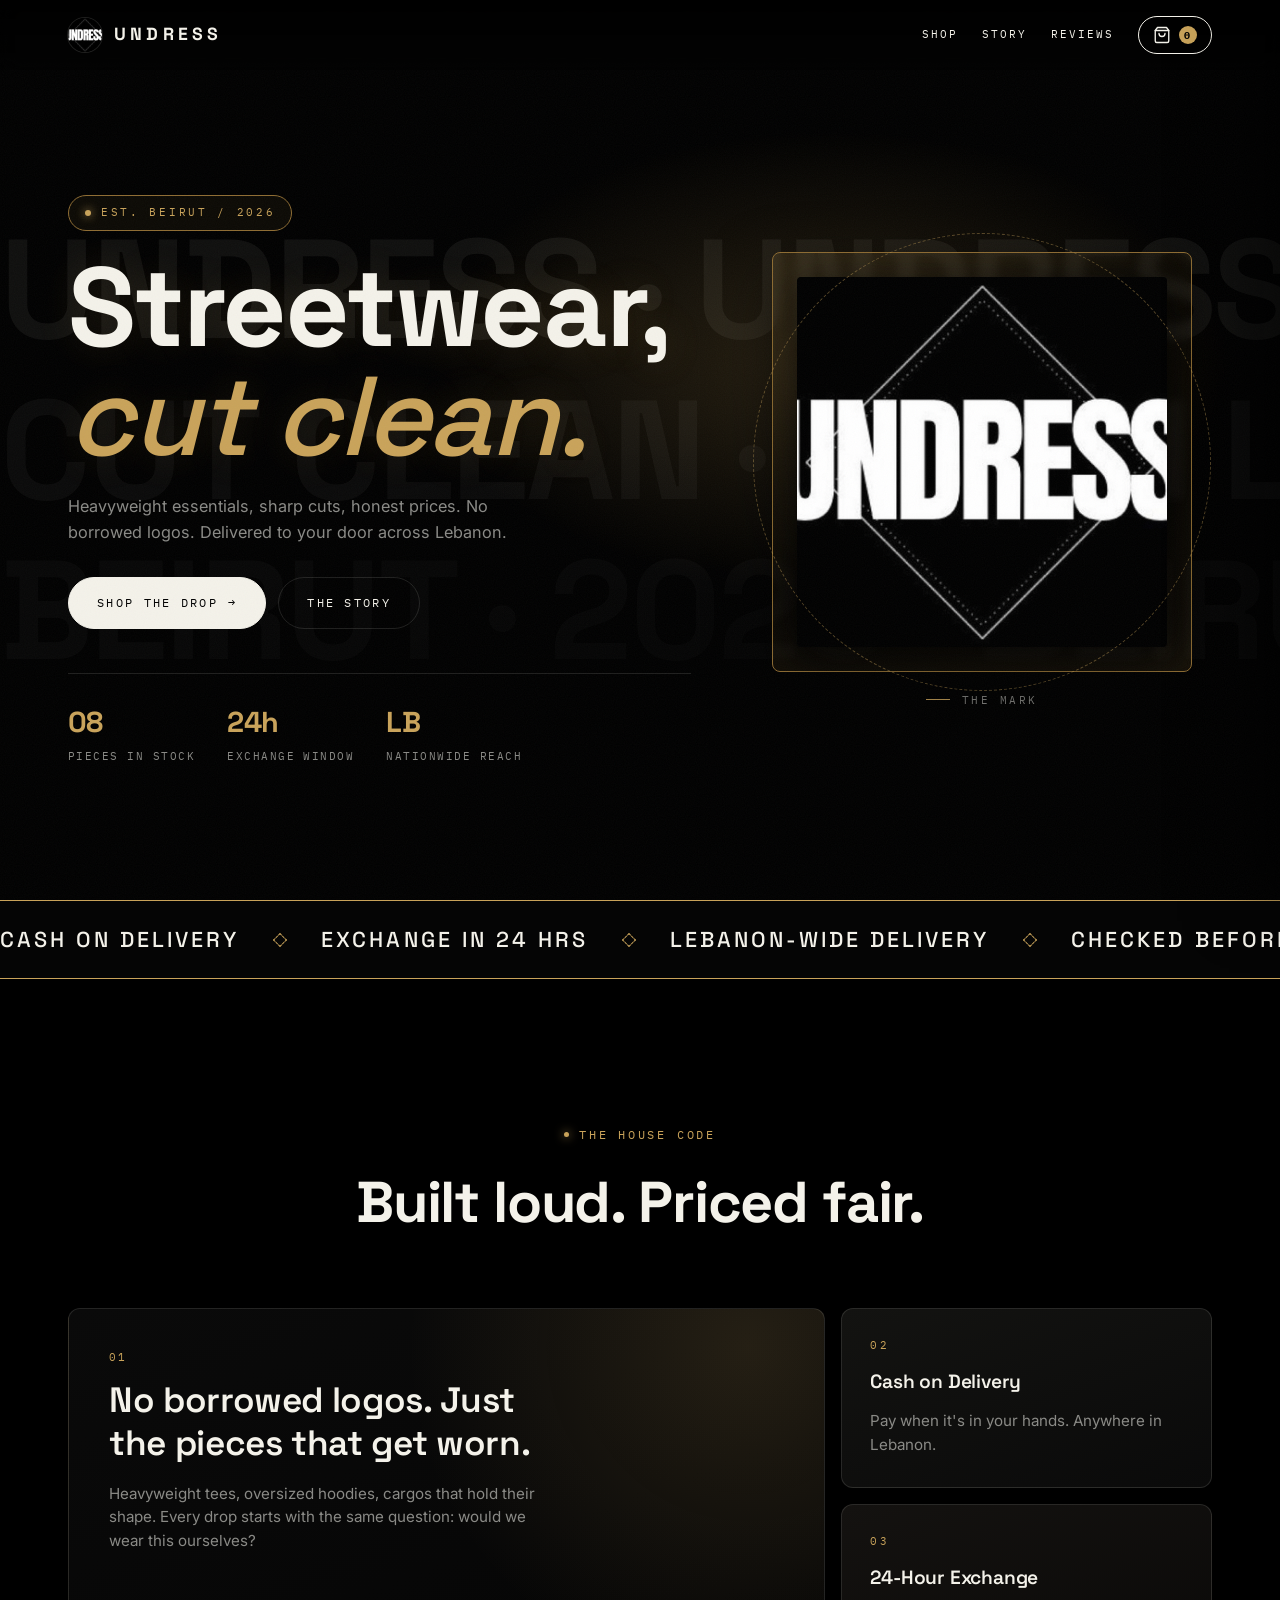
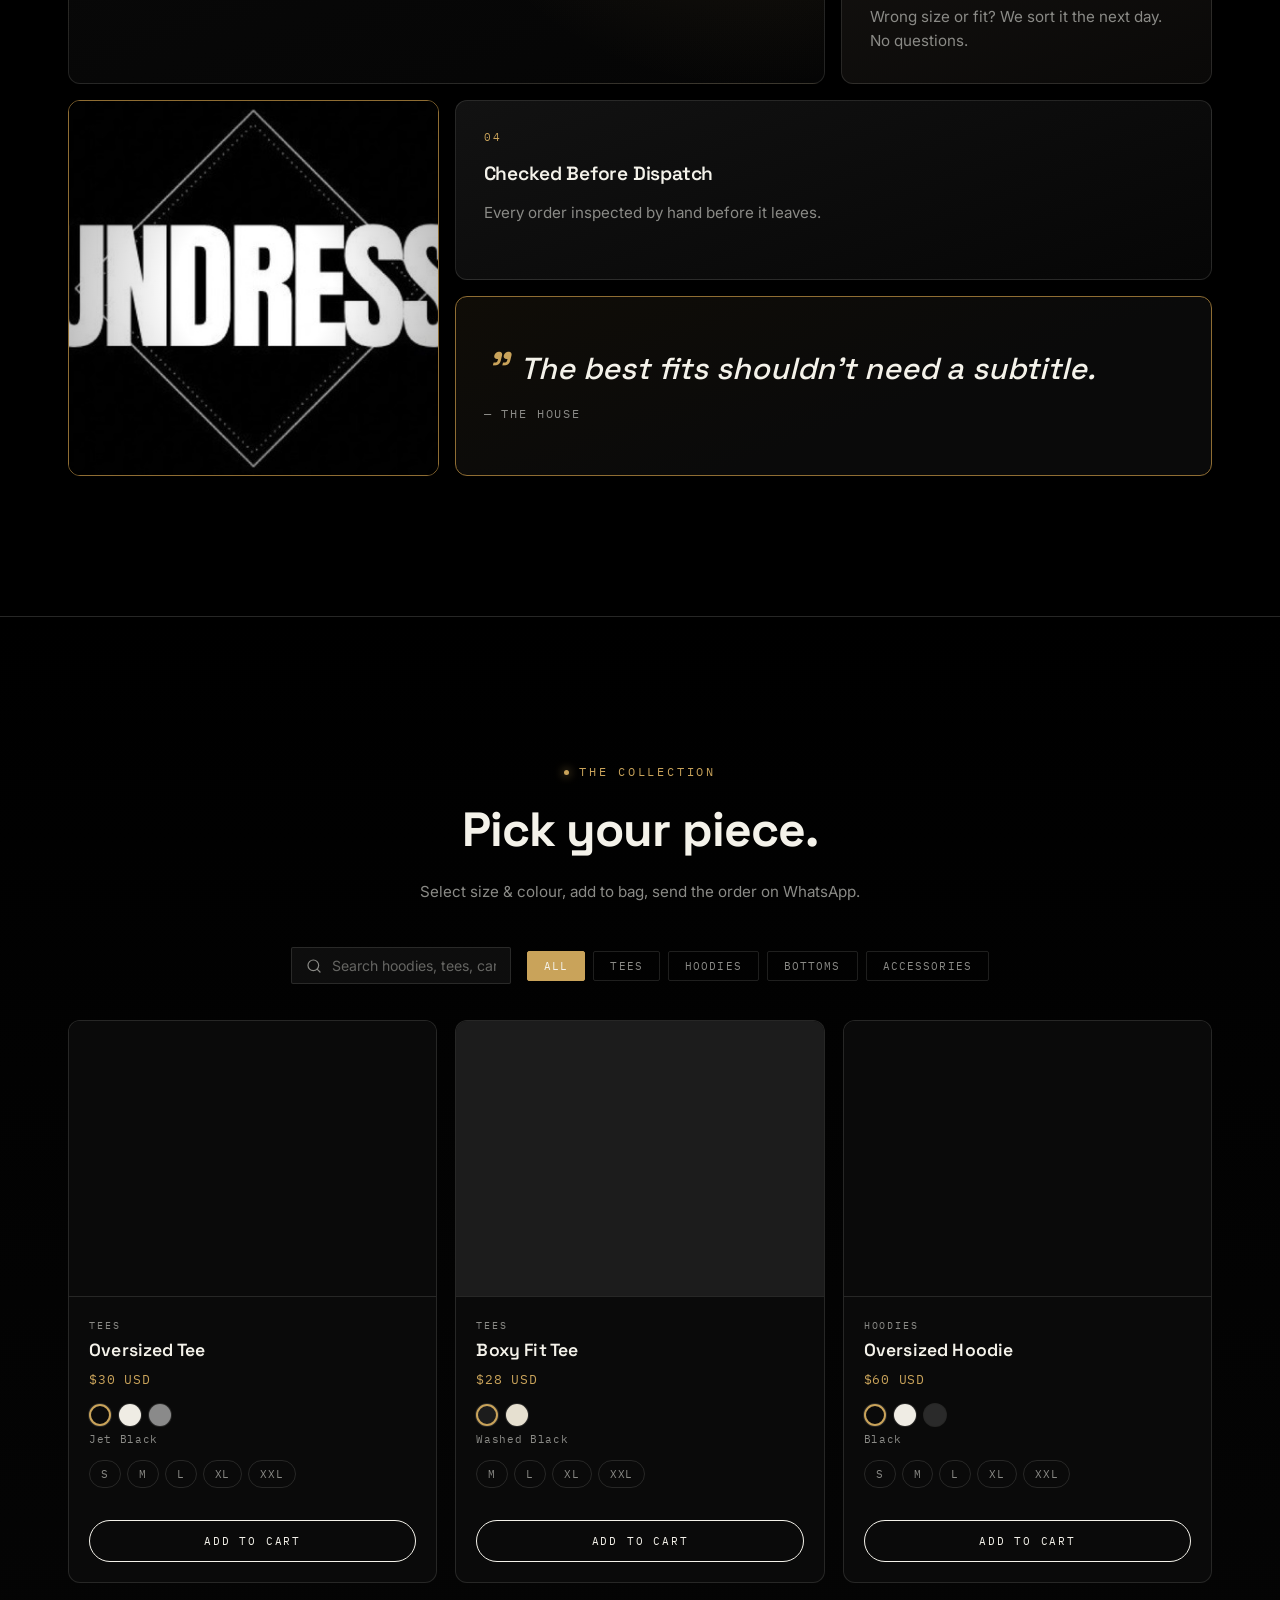
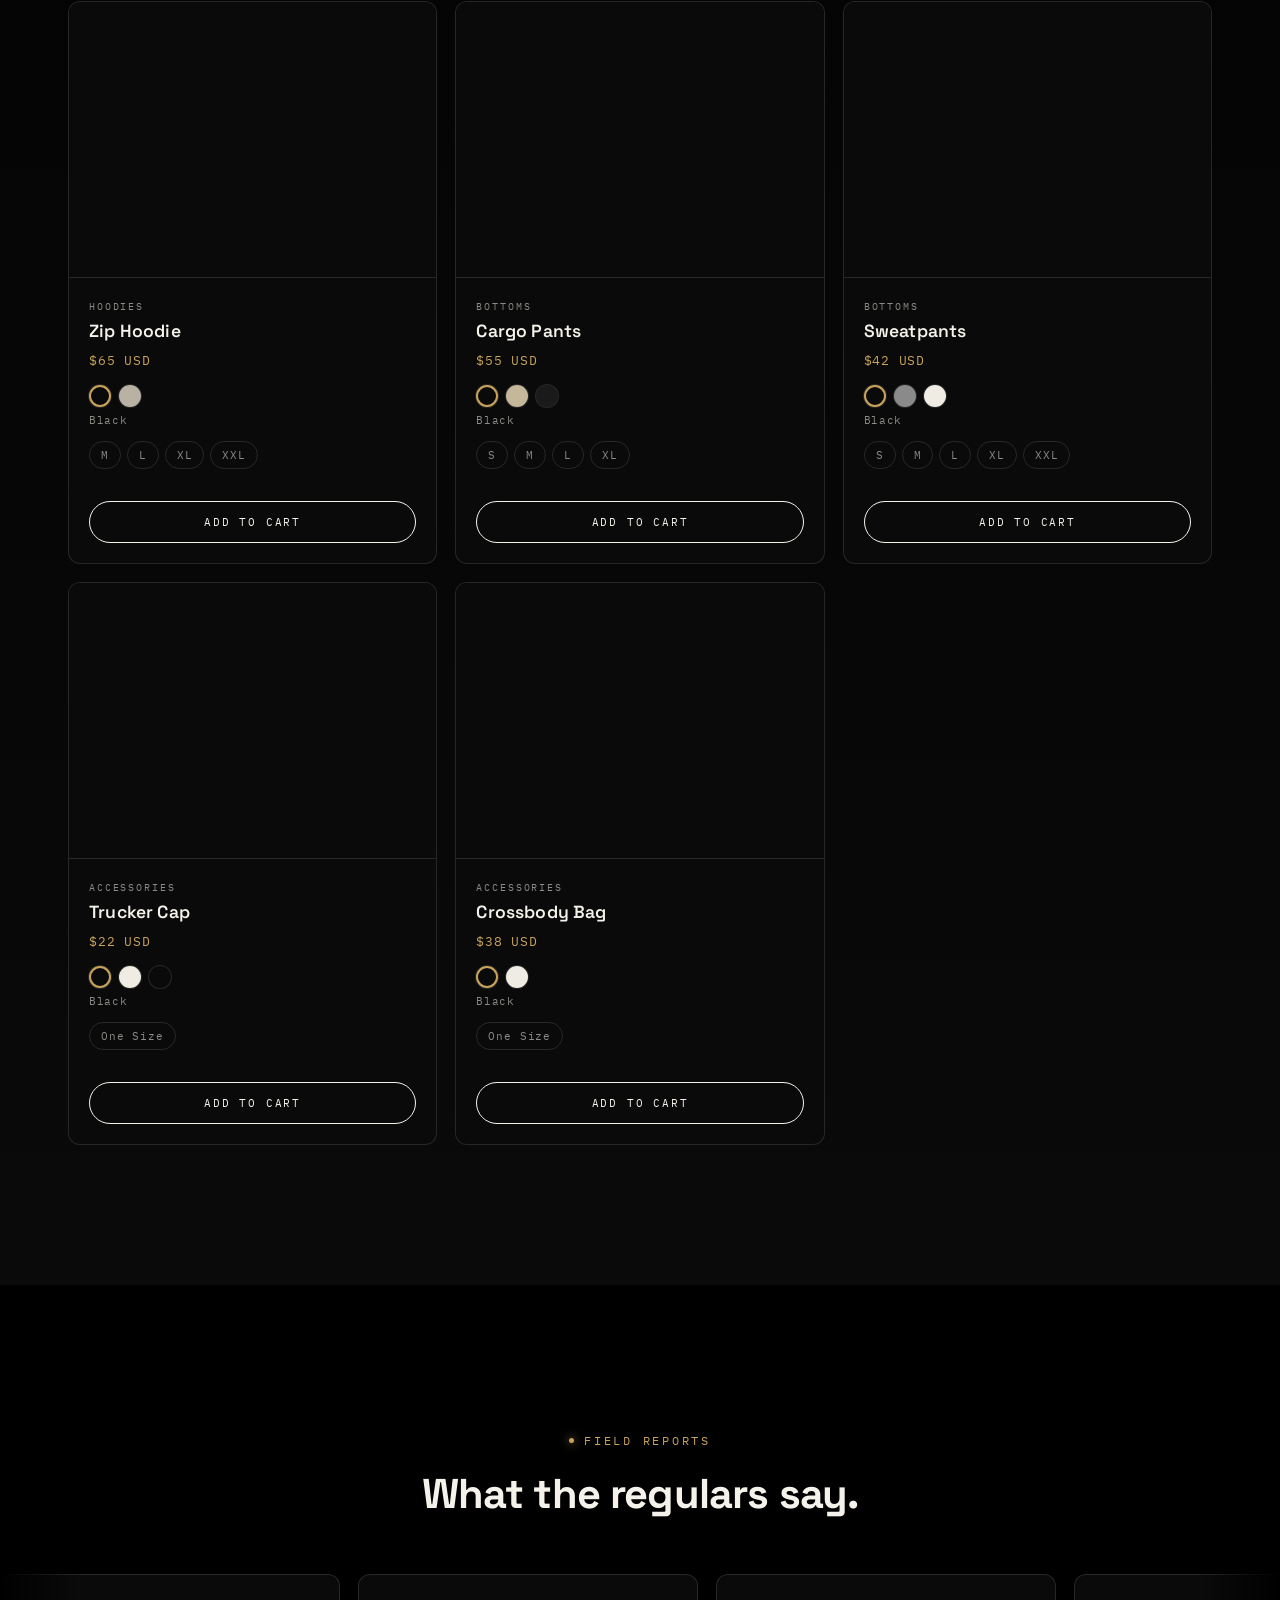
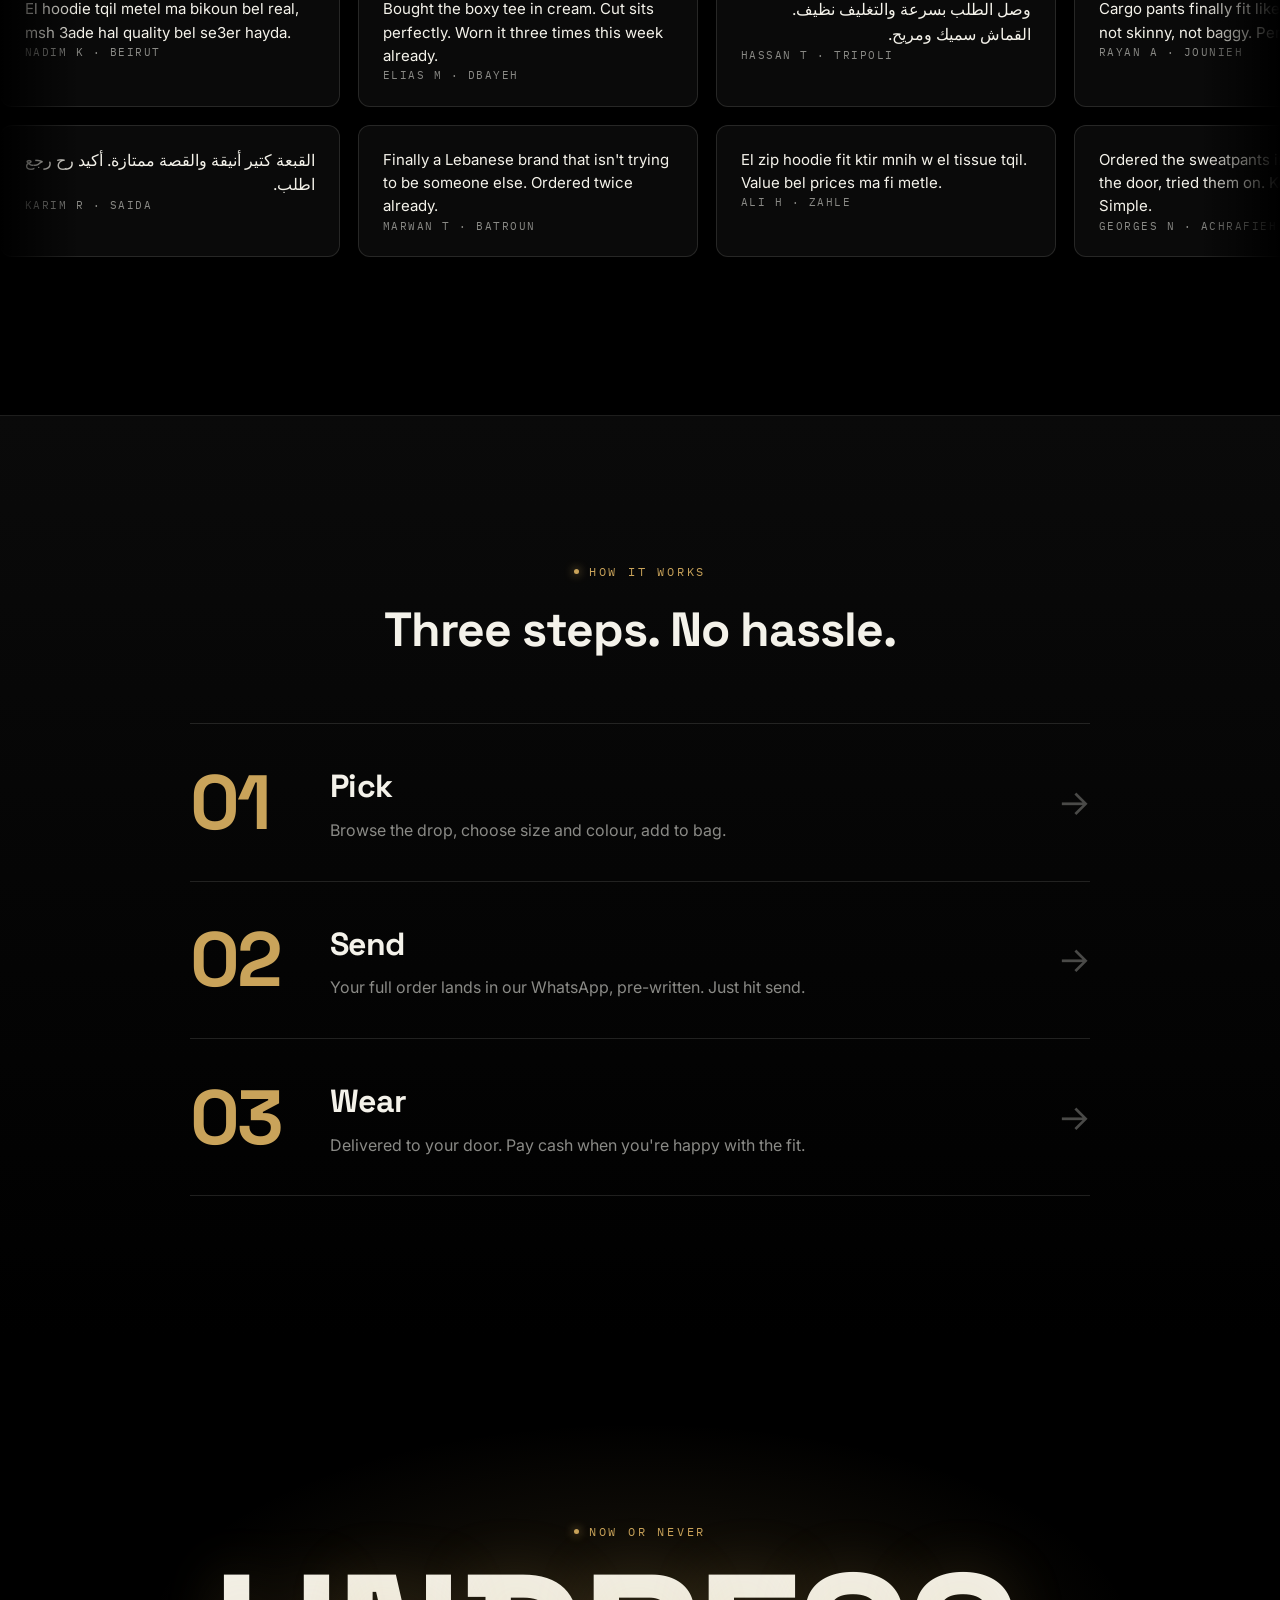
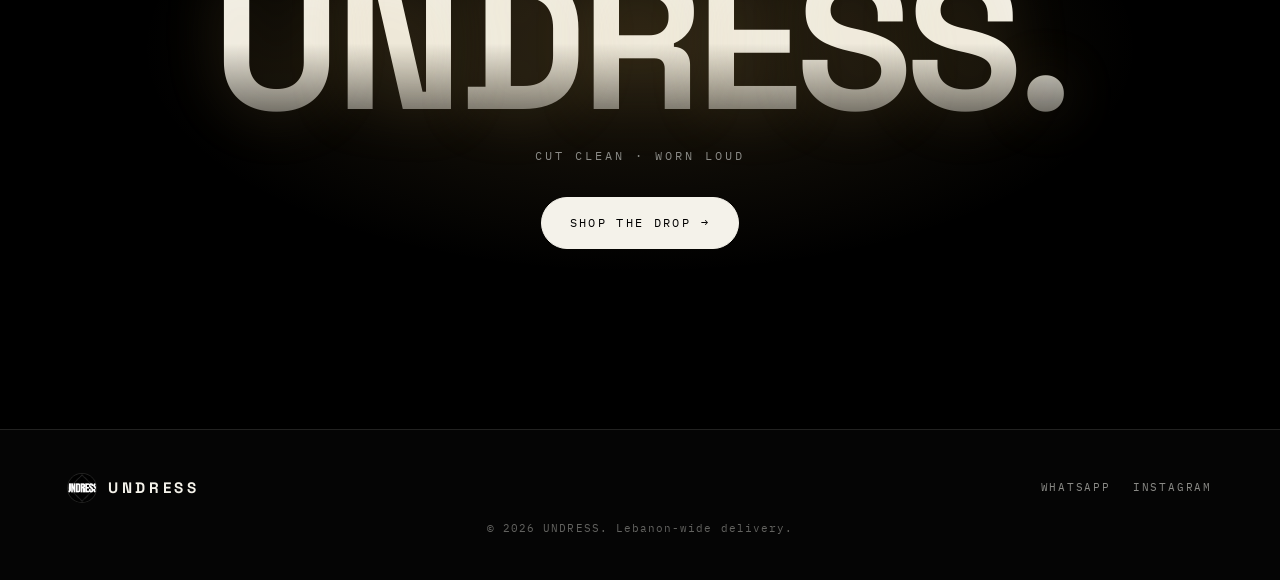
<file: index.html>
<!DOCTYPE html>
<html lang="en">
<head>
<meta charset="UTF-8">
<meta name="viewport" content="width=device-width, initial-scale=1.0">
<title>UNDRESS — Streetwear, Cut Clean</title>
<meta name="description" content="UNDRESS. Streetwear essentials cut clean and worn loud. Cash on delivery across Lebanon, exchange within 24 hours.">
<link rel="icon" type="image/jpeg" href="logo.jpg">

<link rel="preconnect" href="https://fonts.googleapis.com">
<link rel="preconnect" href="https://fonts.gstatic.com" crossorigin>
<link href="https://fonts.googleapis.com/css2?family=Space+Grotesk:wght@400;500;600;700&family=Inter:wght@400;500;600&family=IBM+Plex+Mono:wght@400;500&display=swap" rel="stylesheet">

<link rel="stylesheet" href="style.css">
</head>
<body>

<header>
  <nav class="wrap">
    <a href="#top" class="brand">
      <img class="logo-img" src="logo.jpg" alt="Undress logo">
      UNDRESS
    </a>
    <div class="nav-right">
      <a class="nav-link" href="#shop">Shop</a>
      <a class="nav-link" href="#story">Story</a>
      <a class="nav-link" href="#letters">Reviews</a>
      <button class="cart-toggle" id="cartToggle" aria-label="Open cart">
        <svg width="18" height="18" viewBox="0 0 24 24" fill="none" stroke="currentColor" stroke-width="1.8" stroke-linecap="round" stroke-linejoin="round"><path d="M6 2 3 6v14a2 2 0 0 0 2 2h14a2 2 0 0 0 2-2V6l-3-4Z"/><path d="M3 6h18"/><path d="M16 10a4 4 0 0 1-8 0"/></svg>
        <span class="cart-count" id="cartCount">0</span>
      </button>
    </div>
  </nav>
</header>

<!-- ============ CART DRAWER (IDs must match main.js) ============ -->
<div class="cart-overlay" id="cartOverlay"></div>
<aside class="cart-drawer" id="cartDrawer">
  <div class="cart-header">
    <h3>Your Bag</h3>
    <button class="cart-close" id="cartClose" aria-label="Close cart">&times;</button>
  </div>
  <div class="cart-body" id="cartBody">
    <p class="cart-empty" id="cartEmpty">Your bag is empty.</p>
  </div>
  <div class="cart-footer" id="cartFooter" style="display:none;">
    <button class="btn btn-primary cart-send" id="cartSend" style="width:100%;padding:16px;font-size:.75rem;display:flex;align-items:center;justify-content:center;gap:10px;">
      Proceed to Checkout →
    </button>
  </div>
</aside>

<main id="top">

  <!-- ============ HERO — asymmetric editorial split ============ -->
  <section class="hero-x">
    <!-- kinetic wordmark scrolling behind the whole hero -->
    <div class="kinetic-bg" aria-hidden="true">
      <div class="kinetic-row row-a"><span>UNDRESS · UNDRESS · UNDRESS · UNDRESS · UNDRESS · UNDRESS · </span><span>UNDRESS · UNDRESS · UNDRESS · UNDRESS · UNDRESS · UNDRESS · </span></div>
      <div class="kinetic-row row-b"><span>CUT CLEAN · WORN LOUD · CUT CLEAN · WORN LOUD · CUT CLEAN · WORN LOUD · </span><span>CUT CLEAN · WORN LOUD · CUT CLEAN · WORN LOUD · CUT CLEAN · WORN LOUD · </span></div>
      <div class="kinetic-row row-c"><span>BEIRUT · 2026 · BEIRUT · 2026 · BEIRUT · 2026 · BEIRUT · 2026 · BEIRUT · 2026 · </span><span>BEIRUT · 2026 · BEIRUT · 2026 · BEIRUT · 2026 · BEIRUT · 2026 · BEIRUT · 2026 · </span></div>
    </div>

    <!-- radial gold spotlight -->
    <div class="hero-spot" aria-hidden="true"></div>

    <div class="wrap hero-x-grid">
      <div class="hero-x-copy">
        <span class="hero-tag"><span class="dot"></span> Est. Beirut / 2026</span>
        <h1>
          Streetwear,<br>
          <em>cut clean.</em>
        </h1>
        <p class="lede">Heavyweight essentials, sharp cuts, honest prices. No borrowed logos. Delivered to your door across Lebanon.</p>
        <div class="hero-ctas">
          <a class="btn btn-primary" href="#shop">Shop the Drop <span class="arr">→</span></a>
          <a class="btn btn-ghost" href="#story">The Story</a>
        </div>

        <!-- micro-stats row -->
        <div class="hero-stats">
          <div><span class="num">08</span><span class="lbl">Pieces in stock</span></div>
          <div><span class="num">24h</span><span class="lbl">Exchange window</span></div>
          <div><span class="num">LB</span><span class="lbl">Nationwide reach</span></div>
        </div>
      </div>

      <div class="hero-x-mark">
        <div class="mark-plate">
          <img src="logo.jpg" alt="Undress brand mark">
          <div class="mark-ring" aria-hidden="true"></div>
        </div>
        <div class="mark-caption">
          <span class="dash"></span>
          <span>The Mark</span>
        </div>
      </div>
    </div>
  </section>

  <!-- ============ TICKER MARQUEE — services ============ -->
  <section class="ticker" aria-label="Store services">
    <div class="ticker-track">
      <span>Cash on Delivery</span><span class="sep" aria-hidden="true"></span>
      <span>Exchange in 24 Hrs</span><span class="sep" aria-hidden="true"></span>
      <span>Lebanon-Wide Delivery</span><span class="sep" aria-hidden="true"></span>
      <span>Checked Before Dispatch</span><span class="sep" aria-hidden="true"></span>
      <span>New Drops Weekly</span><span class="sep" aria-hidden="true"></span>
      <!-- duplicated for seamless loop -->
      <span>Cash on Delivery</span><span class="sep" aria-hidden="true"></span>
      <span>Exchange in 24 Hrs</span><span class="sep" aria-hidden="true"></span>
      <span>Lebanon-Wide Delivery</span><span class="sep" aria-hidden="true"></span>
      <span>Checked Before Dispatch</span><span class="sep" aria-hidden="true"></span>
      <span>New Drops Weekly</span><span class="sep" aria-hidden="true"></span>
    </div>
  </section>

  <!-- ============ BENTO — brand story in asymmetric grid ============ -->
  <section class="bento" id="story">
    <div class="wrap">
      <div class="bento-head reveal">
        <span class="eyebrow"><span class="dot"></span> The House Code</span>
        <h2>Built loud. Priced fair.</h2>
      </div>

      <div class="bento-grid">
        <!-- big statement tile -->
        <article class="tile tile-lead reveal">
          <span class="tile-idx">01</span>
          <h3>No borrowed logos. Just the pieces that get worn.</h3>
          <p>Heavyweight tees, oversized hoodies, cargos that hold their shape. Every drop starts with the same question: would we wear this ourselves?</p>
        </article>

        <!-- promise tile -->
        <article class="tile tile-promise reveal">
          <span class="tile-idx">02</span>
          <h4>Cash on Delivery</h4>
          <p>Pay when it's in your hands. Anywhere in Lebanon.</p>
        </article>

        <!-- exchange tile -->
        <article class="tile tile-exchange reveal">
          <span class="tile-idx">03</span>
          <h4>24-Hour Exchange</h4>
          <p>Wrong size or fit? We sort it the next day. No questions.</p>
        </article>

        <!-- mark tile with the brand image -->
        <article class="tile tile-mark reveal">
          <img src="logo.jpg" alt="Undress brand mark">
        </article>

        <!-- check tile -->
        <article class="tile tile-check reveal">
          <span class="tile-idx">04</span>
          <h4>Checked Before Dispatch</h4>
          <p>Every order inspected by hand before it leaves.</p>
        </article>

        <!-- pull quote tile -->
        <article class="tile tile-quote reveal">
          <blockquote>
            <span class="qmark">"</span>
            The best fits shouldn't need a subtitle.
          </blockquote>
          <cite>— The House</cite>
        </article>
      </div>
    </div>
  </section>

  <!-- ============ SHOP (IDs must match main.js) ============ -->
  <section class="shop" id="shop">
    <div class="wrap">
      <div class="shop-head reveal">
        <span class="eyebrow"><span class="dot"></span> The Collection</span>
        <h2>Pick your piece.</h2>
        <p class="head-sub">Select size &amp; colour, add to bag, send the order on WhatsApp.</p>
      </div>

      <div class="shop-toolbar reveal">
        <div class="search-box">
          <svg width="16" height="16" viewBox="0 0 24 24" fill="none" stroke="currentColor" stroke-width="1.8" stroke-linecap="round"><circle cx="11" cy="11" r="8"/><path d="m21 21-4.35-4.35"/></svg>
          <input type="text" id="searchInput" class="search-input" placeholder="Search hoodies, tees, cargo...">
        </div>
        <div class="filter-pills" id="filterPills"></div>
      </div>

      <div class="product-grid" id="productGrid"></div>
      <p class="shop-empty" id="shopEmpty" style="display:none;">No pieces match your search. Try another word or clear the filters.</p>
    </div>
  </section>

  <!-- ============ REVIEWS — two rows scrolling opposite directions ============
       NOTE FOR CLIENT: sample placeholder reviews. Swap with real feedback before launch. -->
  <section class="letters" id="letters">
    <div class="letters-head reveal">
      <div class="wrap">
        <span class="eyebrow"><span class="dot"></span> Field Reports</span>
        <h2>What the regulars say.</h2>
      </div>
    </div>

    <!-- Row 1 — left -->
    <div class="review-strip strip-left">
      <div class="review-track">
        <figure class="rcard"><span</span><blockquote>El hoodie tqil metel ma bikoun bel real, msh 3ade hal quality bel se3er hayda.</blockquote><figcaption>Nadim K · Beirut</figcaption></figure>
        <figure class="rcard"><span</span><blockquote>Bought the boxy tee in cream. Cut sits perfectly. Worn it three times this week already.</blockquote><figcaption>Elias M · Dbayeh</figcaption></figure>
        <figure class="rcard" lang="ar"><span</span><blockquote>وصل الطلب بسرعة والتغليف نظيف. القماش سميك ومريح.</blockquote><figcaption>Hassan T · Tripoli</figcaption></figure>
        <figure class="rcard"><span</span><blockquote>Cargo pants finally fit like they should — not skinny, not baggy. Perfect.</blockquote><figcaption>Rayan A · Jounieh</figcaption></figure>
        <figure class="rcard"><span</span><blockquote>Talabet size XL bghalat, baddalouli el yom el tene bala mashekel.</blockquote><figcaption>Charbel D · Hazmieh</figcaption></figure>
        <!-- duplicated for seamless loop -->
        <figure class="rcard"><span</span><blockquote>El hoodie tqil metel ma bikoun bel real, msh 3ade hal quality bel se3er hayda.</blockquote><figcaption>Nadim K · Beirut</figcaption></figure>
        <figure class="rcard"><span</span><blockquote>Bought the boxy tee in cream. Cut sits perfectly. Worn it three times this week already.</blockquote><figcaption>Elias M · Dbayeh</figcaption></figure>
        <figure class="rcard" lang="ar"><span</span><blockquote>وصل الطلب بسرعة والتغليف نظيف. القماش سميك ومريح.</blockquote><figcaption>Hassan T · Tripoli</figcaption></figure>
        <figure class="rcard"><span</span><blockquote>Cargo pants finally fit like they should — not skinny, not baggy. Perfect.</blockquote><figcaption>Rayan A · Jounieh</figcaption></figure>
        <figure class="rcard"><span</span><blockquote>Talabet size XL bghalat, baddalouli el yom el tene bala mashekel.</blockquote><figcaption>Charbel D · Hazmieh</figcaption></figure>
      </div>
    </div>

    <!-- Row 2 — right -->
    <div class="review-strip strip-right">
      <div class="review-track">
        <figure class="rcard" lang="ar"><span</span><blockquote>القبعة كتير أنيقة والقصة ممتازة. أكيد رح رجع اطلب.</blockquote><figcaption>Karim R · Saida</figcaption></figure>
        <figure class="rcard"><span</span><blockquote>Finally a Lebanese brand that isn't trying to be someone else. Ordered twice already.</blockquote><figcaption>Marwan T · Batroun</figcaption></figure>
        <figure class="rcard"><span</span><blockquote>El zip hoodie fit ktir mnih w el tissue tqil. Value bel prices ma fi metle.</blockquote><figcaption>Ali H · Zahle</figcaption></figure>
        <figure class="rcard"><span</span><blockquote>Ordered the sweatpants in grey, paid at the door, tried them on. Kept them. Simple.</blockquote><figcaption>Georges N · Achrafieh</figcaption></figure>
        <figure class="rcard" lang="ar"><span</span><blockquote>الحقيبة صغيرة ومريحة وشكلها فخم. تعامل ممتاز.</blockquote><figcaption>Nadim R · Aley</figcaption></figure>
        <!-- duplicated -->
        <figure class="rcard" lang="ar"><span</span><blockquote>القبعة كتير أنيقة والقصة ممتازة. أكيد رح رجع اطلب.</blockquote><figcaption>Karim R · Saida</figcaption></figure>
        <figure class="rcard"><span</span><blockquote>Finally a Lebanese brand that isn't trying to be someone else. Ordered twice already.</blockquote><figcaption>Marwan T · Batroun</figcaption></figure>
        <figure class="rcard"><span</span><blockquote>El zip hoodie fit ktir mnih w el tissue tqil. Value bel prices ma fi metle.</blockquote><figcaption>Ali H · Zahle</figcaption></figure>
        <figure class="rcard"><span</span><blockquote>Ordered the sweatpants in grey, paid at the door, tried them on. Kept them. Simple.</blockquote><figcaption>Georges N · Achrafieh</figcaption></figure>
        <figure class="rcard" lang="ar"><span</span><blockquote>الحقيبة صغيرة ومريحة وشكلها فخم. تعامل ممتاز.</blockquote><figcaption>Nadim R · Aley</figcaption></figure>
      </div>
    </div>
  </section>

  <!-- ============ PROCESS — big stacked numbered steps ============ -->
  <section class="steps-x">
    <div class="wrap">
      <div class="steps-head reveal">
        <span class="eyebrow"><span class="dot"></span> How It Works</span>
        <h2>Three steps. No hassle.</h2>
      </div>

      <div class="steps-stack">
        <article class="step-x reveal">
          <span class="step-num">01</span>
          <div class="step-body">
            <h3>Pick</h3>
            <p>Browse the drop, choose size and colour, add to bag.</p>
          </div>
          <span class="step-arrow" aria-hidden="true">→</span>
        </article>

        <article class="step-x reveal">
          <span class="step-num">02</span>
          <div class="step-body">
            <h3>Send</h3>
            <p>Your full order lands in our WhatsApp, pre-written. Just hit send.</p>
          </div>
          <span class="step-arrow" aria-hidden="true">→</span>
        </article>

        <article class="step-x reveal">
          <span class="step-num">03</span>
          <div class="step-body">
            <h3>Wear</h3>
            <p>Delivered to your door. Pay cash when you're happy with the fit.</p>
          </div>
          <span class="step-arrow" aria-hidden="true">→</span>
        </article>
      </div>
    </div>
  </section>

  <!-- ============ CLOSING — massive wordmark closer ============ -->
  <section class="closing-x">
    <div class="closing-bg" aria-hidden="true"></div>
    <div class="wrap reveal">
      <span class="eyebrow"><span class="dot"></span> Now Or Never</span>
      <h2 class="closing-word">UNDRESS.</h2>
      <p>Cut Clean · Worn Loud</p>
      <a class="btn btn-primary" href="#shop">Shop the Drop <span class="arr">→</span></a>
    </div>
  </section>

</main>

<footer>
  <div class="wrap">
    <a href="#top" class="brand">
      <img class="logo-img" src="logo.jpg" alt="Undress logo">
      UNDRESS
    </a>
    <div class="links">
      <a href="https://wa.me/961XXXXXXXX" target="_blank" rel="noopener">WhatsApp</a>
      <a href="https://www.instagram.com/undress.lb" target="_blank" rel="noopener">Instagram</a>
    </div>
  </div>
  <p class="fine" id="fine"></p>
</footer>

<script src="main.js"></script>
</body>
</html>
</file>
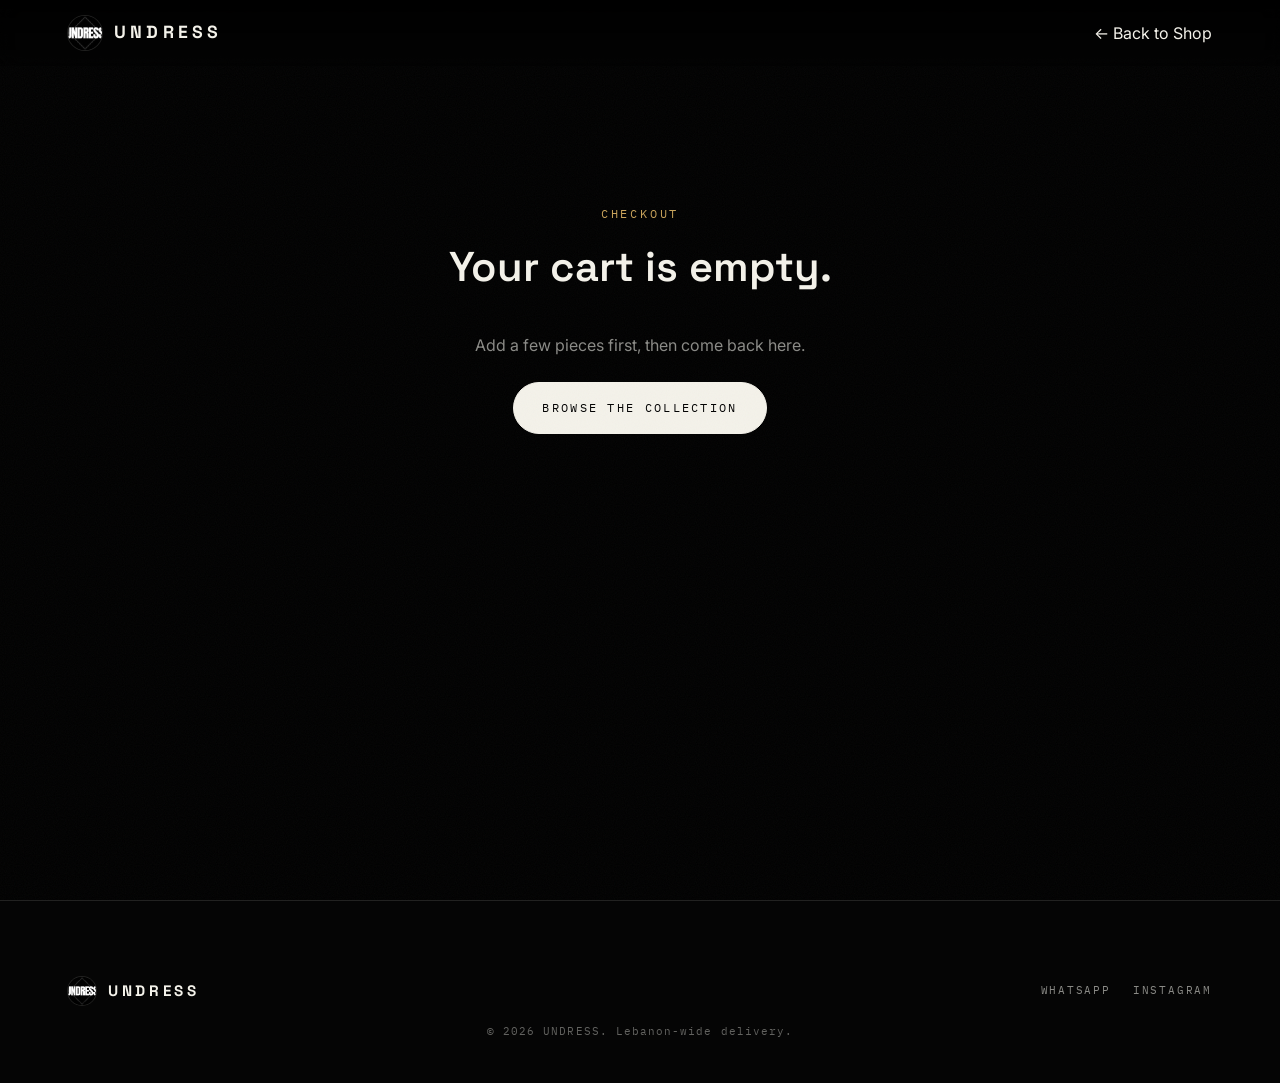
<file: checkout.html>
<!DOCTYPE html>
<html lang="en">
<head>
<meta charset="UTF-8">
<meta name="viewport" content="width=device-width, initial-scale=1.0">
<title>Checkout — UNDRESS</title>
<meta name="description" content="Complete your UNDRESS order. Cash on delivery, Whish, or OMT across Lebanon.">
<link rel="icon" type="image/jpeg" href="logo.jpg">

<link rel="preconnect" href="https://fonts.googleapis.com">
<link rel="preconnect" href="https://fonts.gstatic.com" crossorigin>
<link href="https://fonts.googleapis.com/css2?family=Space+Grotesk:wght@500;600;700&family=Inter:wght@400;500;600&family=IBM+Plex+Mono:wght@400;500&display=swap" rel="stylesheet">

<link rel="stylesheet" href="style.css">

<style>
  /* ---- checkout-only styles (everything else comes from style.css) ---- */
  .checkout-main{
    padding-top:120px;
    padding-bottom:100px;
    min-height:100vh;
  }
  .checkout-grid{
    display:grid;
    grid-template-columns:1.2fr 1fr;
    gap:clamp(32px, 5vw, 64px);
    align-items:start;
  }
  .checkout-title{
    font-family:var(--font-display);
    font-weight:600;
    font-size:clamp(1.9rem, 4vw, 2.6rem);
    margin-top:10px;
    margin-bottom:34px;
  }

  /* form */
  .form-block{ margin-bottom:28px; }
  .form-label{
    font-family:var(--font-mono);
    font-size:0.72rem;
    letter-spacing:0.14em;
    text-transform:uppercase;
    color:var(--sheen);
    display:block;
    margin-bottom:12px;
  }
  .form-fields{ display:flex; flex-direction:column; gap:12px; }
  .field-row{ display:grid; grid-template-columns:1fr 1fr; gap:12px; }

  .cart-input{
    font-family:var(--font-body);
    font-size:0.92rem;
    padding:13px 15px;
    border:1px solid var(--line);
    background:rgba(255,255,255,0.06);
    color:var(--cream);
    border-radius:2px;
    outline:none;
    transition:border-color 0.2s;
    width:100%;
  }
  .cart-input::placeholder{ color:var(--muted); opacity:0.7; }
  .cart-input:focus{ border-color:var(--cream); }
  textarea.cart-input{ resize:vertical; min-height:70px; }

  .cart-input.invalid{ border-color:#e07a5f; }

  /* payment radios styled as hang-tags */
  .pay-options{ display:flex; flex-direction:column; gap:10px; }
  .pay-option{
    position:relative;
    display:flex; align-items:center; gap:14px;
    border:1px solid var(--line);
    background:var(--bg-panel);
    padding:16px 18px;
    cursor:pointer;
    transition:border-color 0.2s;
  }
  .pay-option:hover{ border-color:var(--cream); }
  .pay-option input{ accent-color:var(--sheen); width:16px; height:16px; }
  .pay-option .pay-name{ font-weight:500; font-size:0.95rem; }
  .pay-option .pay-sub{
    display:block;
    font-size:0.8rem;
    color:var(--muted);
    margin-top:2px;
  }
  .pay-option:has(input:checked){
    border-color:var(--sheen);
  }

  /* order summary panel */
  .summary{
    position:sticky; top:110px;
    background:var(--bg-deep);
    border:1px solid var(--line);
    padding:26px;
  }
  .summary h2{
    font-family:var(--font-display);
    font-weight:600;
    font-size:1.25rem;
    margin-bottom:18px;
  }
  .summary .cart-item:last-of-type{ border-bottom:none; }
  .summary-total{
    display:flex; justify-content:space-between; align-items:center;
    border-top:1px solid var(--line);
    padding-top:16px; margin-top:8px;
  }
  .summary-total .lbl{
    font-family:var(--font-mono);
    font-size:0.72rem;
    letter-spacing:0.1em;
    text-transform:uppercase;
    color:var(--muted);
  }
  .summary-total .val{
    font-family:var(--font-mono);
    font-size:1.1rem;
    color:var(--sheen);
  }
  .summary-note{
    font-size:0.8rem;
    color:var(--muted);
    margin-top:14px;
    line-height:1.5;
  }

  .send-btn{
    width:100%;
    margin-top:20px;
    display:flex; align-items:center; justify-content:center; gap:10px;
    padding:16px;
    font-size:0.82rem;
  }

  .empty-checkout{
    text-align:center;
    padding:80px 0;
  }
  .empty-checkout p{ color:var(--muted); margin-bottom:24px; }

  .sent-confirm{
    display:none;
    text-align:center;
    padding:40px 0 0;
  }
  .sent-confirm h2{
    font-family:var(--font-display);
    font-size:1.6rem;
    margin-bottom:10px;
  }
  .sent-confirm p{ color:var(--muted); }

  @media (max-width:820px){
    .checkout-grid{ grid-template-columns:1fr; }
    .summary{ position:static; order:-1; }
    .field-row{ grid-template-columns:1fr; }
  }
</style>
</head>
<body>

<header>
  <nav class="wrap">
    <a href="index.html" class="brand">
      <img class="logo-img" src="logo.jpg" alt="Undress logo">
      UNDRESS
    </a>
    <a class="nav-cta" href="index.html#shop">← Back to Shop</a>
  </nav>
</header>

<main class="checkout-main">
  <div class="wrap">

    <!-- Filled cart state -->
    <div id="checkoutContent">
      <span class="eyebrow">Checkout</span>
      <h1 class="checkout-title">Almost there.</h1>

      <div class="checkout-grid">

        <!-- LEFT: customer details -->
        <div>
          <div class="form-block">
            <span class="form-label">Your Details</span>
            <div class="form-fields">
              <div class="field-row">
                <input type="text" id="fName" class="cart-input" placeholder="Full name *">
                <input type="tel" id="fPhone" class="cart-input" placeholder="Phone number *">
              </div>
              <div class="field-row">
                <input type="text" id="fArea" class="cart-input" placeholder="City / Area *">
                <input type="text" id="fStreet" class="cart-input" placeholder="Street / Building (optional)">
              </div>
              <textarea id="fNotes" class="cart-input" placeholder="Notes for delivery (optional)"></textarea>
            </div>
          </div>

          <div class="form-block">
            <span class="form-label">Payment Method</span>
            <div class="pay-options">
              <label class="pay-option">
                <input type="radio" name="pay" value="Cash on Delivery" checked>
                <div>
                  <span class="pay-name">Cash on Delivery</span>
                  <span class="pay-sub">Pay in cash when your order arrives at your door.</span>
                </div>
              </label>
              <label class="pay-option">
                <input type="radio" name="pay" value="Whish Money">
                <div>
                  <span class="pay-name">Whish Money</span>
                  <span class="pay-sub">We'll confirm transfer details with you on WhatsApp.</span>
                </div>
              </label>
              <label class="pay-option">
                <input type="radio" name="pay" value="OMT">
                <div>
                  <span class="pay-name">OMT</span>
                  <span class="pay-sub">We'll confirm transfer details with you on WhatsApp.</span>
                </div>
              </label>
            </div>
          </div>
        </div>

        <!-- RIGHT: order summary -->
        <aside class="summary">
          <h2>Your Order</h2>
          <div id="summaryItems"></div>
          <div class="summary-total">
            <span class="lbl">Order Total</span>
            <span class="val" id="summaryTotal">$0 USD</span>
          </div>
          <p class="summary-note">Sending the order opens WhatsApp with everything pre-written — just press send. Nothing is charged on this page.</p>
          <button class="btn btn-primary send-btn" id="sendOrder">
            <svg width="18" height="18" viewBox="0 0 24 24" fill="currentColor"><path d="M17.472 14.382c-.297-.149-1.758-.867-2.03-.967-.273-.099-.471-.148-.67.15-.197.297-.767.966-.94 1.164-.173.199-.347.223-.644.075-.297-.15-1.255-.463-2.39-1.475-.883-.788-1.48-1.761-1.653-2.059-.173-.297-.018-.458.13-.606.134-.133.298-.347.446-.52.149-.174.198-.298.298-.497.099-.198.05-.371-.025-.52-.075-.149-.669-1.612-.916-2.207-.242-.579-.487-.5-.669-.51-.173-.008-.371-.01-.57-.01-.198 0-.52.074-.792.372-.272.297-1.04 1.016-1.04 2.479 0 1.462 1.065 2.875 1.213 3.074.149.198 2.096 3.2 5.077 4.487.709.306 1.262.489 1.694.625.712.227 1.36.195 1.871.118.571-.085 1.758-.719 2.006-1.413.248-.694.248-1.289.173-1.413-.074-.124-.272-.198-.57-.347z"/><path d="M12 0C5.373 0 0 5.373 0 12c0 2.127.556 4.122 1.528 5.855L.06 23.495a.5.5 0 00.607.606l5.658-1.473A11.94 11.94 0 0012 24c6.627 0 12-5.373 12-12S18.627 0 12 0zm0 21.82a9.82 9.82 0 01-5.011-1.372l-.36-.213-3.72.975.993-3.63-.235-.374A9.795 9.795 0 012.18 12 9.82 9.82 0 0112 2.18 9.82 9.82 0 0121.82 12 9.82 9.82 0 0112 21.82z"/></svg>
            Send Order on WhatsApp
          </button>
          <div class="sent-confirm" id="sentConfirm">
            <h2>Order sent ✓</h2>
            <p>We'll confirm your order on WhatsApp shortly.<br><a href="index.html#shop" style="color:var(--sheen);">← Continue shopping</a></p>
          </div>
        </aside>

      </div>
    </div>

    <!-- Empty cart state -->
    <div class="empty-checkout" id="emptyCheckout" style="display:none;">
      <span class="eyebrow">Checkout</span>
      <h1 class="checkout-title">Your cart is empty.</h1>
      <p>Add a few pieces first, then come back here.</p>
      <a class="btn btn-primary" href="index.html#shop">Browse the Collection</a>
    </div>

  </div>
</main>

<footer>
  <div class="stitch" style="margin-bottom:32px;"></div>
  <div class="wrap">
    <a href="index.html" class="brand">
      <img class="logo-img" src="logo.jpg" alt="Undress logo">
      UNDRESS
    </a>
    <div class="links">
      <a href="https://wa.me/961XXXXXXXX" target="_blank" rel="noopener">WhatsApp</a>
      <a href="https://www.instagram.com/undress.lb" target="_blank" rel="noopener">Instagram</a>
    </div>
  </div>
  <p class="fine" id="fine"></p>
</footer>

<script>
'use strict';

// ⚠️ REPLACE with Undress's real WhatsApp number (country code, no +)
const WHATSAPP_NUMBER = '961XXXXXXXX';

// ---- Load cart saved by main.js (sessionStorage key: undress_cart) ----
let items = [];
try {
  items = JSON.parse(sessionStorage.getItem('undress_cart') || '[]');
} catch (e) {
  items = [];
}

const content = document.getElementById('checkoutContent');
const emptyState = document.getElementById('emptyCheckout');

if (!items.length) {
  content.style.display = 'none';
  emptyState.style.display = 'block';
} else {
  renderSummary();
}

function renderSummary() {
  const box = document.getElementById('summaryItems');
  box.innerHTML = '';
  let total = 0;

  items.forEach(item => {
    const line = item.price * item.qty;
    total += line;

    const row = document.createElement('div');
    row.className = 'cart-item';

    const info = document.createElement('div');
    info.className = 'cart-item-info';

    const name = document.createElement('p');
    name.className = 'cart-item-name';
    name.textContent = item.name + (item.qty > 1 ? '  ×' + item.qty : '');

    const details = document.createElement('p');
    details.className = 'cart-item-details';
    details.textContent = item.color + ' · Size ' + item.size;

    const price = document.createElement('p');
    price.className = 'cart-item-price';
    price.textContent = '$' + line + ' USD';

    info.appendChild(name);
    info.appendChild(details);
    info.appendChild(price);
    row.appendChild(info);
    box.appendChild(row);
  });

  document.getElementById('summaryTotal').textContent = '$' + total + ' USD';
}

// ---- Send order ----
document.getElementById('sendOrder').addEventListener('click', () => {
  const nameEl  = document.getElementById('fName');
  const phoneEl = document.getElementById('fPhone');
  const areaEl  = document.getElementById('fArea');

  // simple required-field validation
  let ok = true;
  [nameEl, phoneEl, areaEl].forEach(el => {
    if (!el.value.trim()) { el.classList.add('invalid'); ok = false; }
    else el.classList.remove('invalid');
  });
  if (!ok) return;

  const street = document.getElementById('fStreet').value.trim();
  const notes  = document.getElementById('fNotes').value.trim();
  const pay    = document.querySelector('input[name="pay"]:checked').value;

  let msg = '🛒 *New Order from UNDRESS Website*\n\n';
  msg += '👤 *Name:* ' + nameEl.value.trim() + '\n';
  msg += '📱 *Phone:* ' + phoneEl.value.trim() + '\n';
  msg += '📍 *Area:* ' + areaEl.value.trim() + '\n';
  if (street) msg += '🏠 *Address:* ' + street + '\n';
  msg += '\n*Items:*\n';

  let total = 0;
  items.forEach((item, i) => {
    const line = item.price * item.qty;
    total += line;
    msg += (i + 1) + '. ' + item.name + ' — ' + item.color + ', ' + item.size +
           (item.qty > 1 ? ' ×' + item.qty : '') + ' ($' + line + ')\n';
  });

  msg += '\n💰 *Total:* $' + total + ' USD\n';
  msg += '💳 *Payment:* ' + pay + '\n';
  if (notes) msg += '📝 *Notes:* ' + notes + '\n';
  msg += '\nThank you! 🙏';

  window.open('https://wa.me/' + WHATSAPP_NUMBER + '?text=' + encodeURIComponent(msg), '_blank');

  // clear the cart + show confirmation
  sessionStorage.removeItem('undress_cart');
  document.getElementById('sendOrder').style.display = 'none';
  document.getElementById('sentConfirm').style.display = 'block';
});

// footer year
document.getElementById('fine').textContent =
  '© ' + new Date().getFullYear() + ' UNDRESS. Lebanon-wide delivery.';
</script>

</body>
</html>
</file>
<file: style.css>
/* ═══════════════════════════════════════════════════════════
   UNDRESS — Streetwear brand system
   Pure black · off-white · warm gold accent
   Motifs: kinetic type, bento grid, ticker marquee, dashed dot
═══════════════════════════════════════════════════════════ */

:root{
  --bg:        #000000;
  --bg-1:      #0a0a0a;   /* panel */
  --bg-2:      #050505;   /* deeper */
  --ink:       #f4f2ea;
  --muted:     #8a8a86;
  --dim:       #4a4a48;
  --gold:      #c9a35a;
  --gold-dim:  #8f6d33;
  --line:      rgba(244,242,234,0.12);
  --hair:      rgba(244,242,234,0.28);

  /* shared aliases used by main.js-injected styles */
  --cream:     var(--ink);
  --sheen:     var(--gold);
  --bg-deep:   var(--bg-2);
  --bg-panel:  var(--bg-1);

  --font-display: 'Space Grotesk', sans-serif;
  --font-body:    'Inter', sans-serif;
  --font-mono:    'IBM Plex Mono', monospace;

  --container: 1240px;

  /* 8-point spacing scale */
  --s-1: 8px;  --s-2: 16px;  --s-3: 24px;  --s-4: 32px;
  --s-5: 48px; --s-6: 64px;  --s-7: 96px;  --s-8: 128px;
}

*{ box-sizing:border-box; margin:0; padding:0; }
html{ scroll-behavior:smooth; }
body{
  background:var(--bg);
  color:var(--ink);
  font-family:var(--font-body);
  line-height:1.55;
  -webkit-font-smoothing:antialiased;
  overflow-x:hidden;
}
img{ display:block; max-width:100%; }
a{ color:inherit; text-decoration:none; }
button{ cursor:pointer; font-family:inherit; border:none; background:none; color:inherit; }
:focus-visible{ outline:1px solid var(--gold); outline-offset:3px; }

.wrap{
  max-width:var(--container);
  margin-inline:auto;
  padding-inline:clamp(20px, 5vw, 48px);
}

/* subtle film grain over the whole page */
body::before{
  content:"";
  position:fixed; inset:0; pointer-events:none; z-index:5;
  opacity:0.04;
  background-image:url("data:image/svg+xml,%3Csvg xmlns='http://www.w3.org/2000/svg' width='120' height='120'%3E%3Cfilter id='n'%3E%3CfeTurbulence type='fractalNoise' baseFrequency='0.9' numOctaves='2' stitchTiles='stitch'/%3E%3C/filter%3E%3Crect width='100%25' height='100%25' filter='url(%23n)'/%3E%3C/svg%3E");
}

/* ─── scroll reveal ─── */
.reveal{
  opacity:0; transform:translateY(16px);
  transition:opacity 0.8s ease, transform 0.8s ease;
}
.reveal.is-visible{ opacity:1; transform:translateY(0); }

@media (prefers-reduced-motion: reduce){
  html{ scroll-behavior:auto; }
  .reveal{ opacity:1; transform:none; transition:none; }
  .kinetic-row, .ticker-track, .review-track{ animation:none !important; }
}

/* ═══════════════════════════════════════════════════════════
   PRIMITIVES
═══════════════════════════════════════════════════════════ */

.eyebrow{
  font-family:var(--font-mono);
  font-size:0.72rem;
  letter-spacing:0.24em;
  text-transform:uppercase;
  color:var(--gold);
  display:inline-flex; align-items:center; gap:10px;
}
.eyebrow .dot{
  width:5px; height:5px;
  background:var(--gold);
  border-radius:50%;
  box-shadow:0 0 10px var(--gold);
}

.btn{
  font-family:var(--font-mono);
  font-size:0.72rem;
  letter-spacing:0.2em;
  text-transform:uppercase;
  padding:16px 28px;
  border-radius:999px;   /* pill buttons — modern UI */
  border:1px solid var(--ink);
  transition:background 0.2s, color 0.2s, border-color 0.2s, transform 0.2s;
  display:inline-flex; align-items:center; gap:10px;
  cursor:pointer;
}
.btn .arr{ transition:transform 0.25s ease; }
.btn:hover .arr{ transform:translateX(4px); }
.btn-primary{ background:var(--ink); color:var(--bg); }
.btn-primary:hover{ background:var(--gold); border-color:var(--gold); color:var(--bg); transform:translateY(-2px); }
.btn-ghost{ background:transparent; color:var(--ink); border-color:var(--line); }
.btn-ghost:hover{ border-color:var(--gold); color:var(--gold); }

.logo-img{
  border-radius:50%;
  object-fit:cover;
  display:block;
  box-shadow:0 0 0 1px var(--line);
}

/* ═══════════════════════════════════════════════════════════
   NAV
═══════════════════════════════════════════════════════════ */

header{
  position:fixed; top:0; left:0; right:0; z-index:20;
  padding-block:16px;
  background:linear-gradient(to bottom, rgba(0,0,0,0.85) 0%, rgba(0,0,0,0.3) 80%, transparent 100%);
  backdrop-filter:blur(10px);
  -webkit-backdrop-filter:blur(10px);
}
nav.wrap{ display:flex; align-items:center; justify-content:space-between; }
.brand{
  display:flex; align-items:center; gap:12px;
  font-family:var(--font-display);
  font-weight:700;
  font-size:1.1rem;
  letter-spacing:0.24em;
  text-transform:uppercase;
}
.brand .logo-img{ width:34px; height:34px; }

.nav-right{ display:flex; align-items:center; gap:24px; }
.nav-link{
  font-family:var(--font-mono);
  font-size:0.7rem;
  letter-spacing:0.18em;
  text-transform:uppercase;
  color:var(--ink);
  transition:color 0.2s;
  position:relative;
}
.nav-link::after{
  content:"";
  position:absolute; left:0; right:0; bottom:-6px;
  height:1px; background:var(--gold);
  transform:scaleX(0); transform-origin:right;
  transition:transform 0.3s ease;
}
.nav-link:hover{ color:var(--gold); }
.nav-link:hover::after{ transform:scaleX(1); transform-origin:left; }

.cart-toggle{
  position:relative;
  border:1px solid var(--ink);
  color:var(--ink);
  padding:9px 14px;
  border-radius:999px;
  display:flex; align-items:center; gap:8px;
  font-family:var(--font-mono);
  font-size:0.68rem;
  letter-spacing:0.12em;
  transition:background 0.2s, color 0.2s, border-color 0.2s;
}
.cart-toggle:hover{ background:var(--gold); color:var(--bg); border-color:var(--gold); }
.cart-count{
  background:var(--gold);
  color:var(--bg);
  font-weight:700;
  font-size:0.62rem;
  min-width:18px; height:18px;
  padding-inline:5px;
  border-radius:999px;
  display:flex; align-items:center; justify-content:center;
}

/* ═══════════════════════════════════════════════════════════
   HERO — asymmetric split + kinetic type background
═══════════════════════════════════════════════════════════ */

.hero-x{
  position:relative;
  min-height:100svh;
  display:flex; align-items:center;
  padding:120px 0 60px;
  overflow:hidden;
  isolation:isolate;
}

/* radial gold spotlight */
.hero-spot{
  position:absolute; inset:0; z-index:0; pointer-events:none;
  background:
    radial-gradient(ellipse 50% 40% at 65% 40%, rgba(201,163,90,0.20), transparent 65%),
    radial-gradient(ellipse 80% 90% at 50% 100%, rgba(0,0,0,0.6), transparent 60%);
  animation:spot-pulse 6s ease-in-out infinite;
}
@keyframes spot-pulse{
  0%,100% { opacity:0.85; }
  50%     { opacity:1; }
}

/* kinetic type background — rows of huge text scrolling behind */
.kinetic-bg{
  position:absolute; inset:0; z-index:0;
  display:flex; flex-direction:column; justify-content:center; gap:20px;
  overflow:hidden;
  pointer-events:none;
  opacity:0.06;
}
.kinetic-row{
  display:flex;
  width:max-content;
  font-family:var(--font-display);
  font-weight:700;
  font-size:clamp(4rem, 11vw, 10rem);
  letter-spacing:-0.02em;
  line-height:1;
  white-space:nowrap;
  color:var(--ink);
  text-transform:uppercase;
}
.kinetic-row span{ padding-right:1em; }
.row-a{ animation:k-slide-l 45s linear infinite; }
.row-b{ animation:k-slide-r 55s linear infinite; opacity:0.7; }
.row-c{ animation:k-slide-l 65s linear infinite; opacity:0.5; }
@keyframes k-slide-l{
  from{ transform:translateX(0); }
  to  { transform:translateX(-50%); }
}
@keyframes k-slide-r{
  from{ transform:translateX(-50%); }
  to  { transform:translateX(0); }
}

.hero-x-grid{
  position:relative; z-index:2;
  display:grid;
  grid-template-columns:1.15fr 0.85fr;
  gap:clamp(30px, 5vw, 60px);
  align-items:center;
  width:100%;
}

.hero-tag{
  display:inline-flex; align-items:center; gap:10px;
  font-family:var(--font-mono);
  font-size:0.7rem;
  letter-spacing:0.24em;
  text-transform:uppercase;
  color:var(--gold);
  padding:8px 16px;
  border:1px solid var(--gold-dim);
  border-radius:999px;
  background:rgba(201,163,90,0.06);
  backdrop-filter:blur(6px);
}
.hero-tag .dot{
  width:6px; height:6px;
  background:var(--gold);
  border-radius:50%;
  box-shadow:0 0 10px var(--gold);
  animation:pulse-dot 2s ease-in-out infinite;
}
@keyframes pulse-dot{
  0%,100% { opacity:1; transform:scale(1); }
  50%     { opacity:0.5; transform:scale(0.85); }
}

.hero-x-copy h1{
  font-family:var(--font-display);
  font-weight:700;
  font-size:clamp(3.4rem, 9vw, 7rem);
  line-height:0.98;
  margin-top:22px;
  letter-spacing:-0.02em;
  text-shadow:0 0 40px rgba(201,163,90,0.15);
}
.hero-x-copy h1 em{
  font-style:italic;
  font-weight:500;
  color:var(--gold);
}

.hero-x-copy .lede{
  margin-top:22px;
  max-width:46ch;
  color:var(--muted);
  font-size:1.02rem;
}

.hero-ctas{
  margin-top:32px;
  display:flex; gap:12px; flex-wrap:wrap;
}

/* stats row */
.hero-stats{
  margin-top:44px;
  display:flex;
  gap:32px;
  padding-top:26px;
  border-top:1px solid var(--line);
}
.hero-stats > div{ display:flex; flex-direction:column; gap:4px; }
.hero-stats .num{
  font-family:var(--font-display);
  font-weight:700;
  font-size:1.8rem;
  color:var(--gold);
  letter-spacing:-0.02em;
}
.hero-stats .lbl{
  font-family:var(--font-mono);
  font-size:0.66rem;
  letter-spacing:0.14em;
  text-transform:uppercase;
  color:var(--muted);
}

/* mark plate on the right */
.hero-x-mark{
  position:relative;
  display:flex; flex-direction:column; align-items:center; gap:20px;
}
.mark-plate{
  position:relative;
  width:min(100%, 420px);
  aspect-ratio:1/1;
  padding:24px;
  border:1px solid var(--gold-dim);
  border-radius:8px;
  background:linear-gradient(160deg, rgba(201,163,90,0.08) 0%, rgba(0,0,0,0) 40%, rgba(201,163,90,0.06) 100%);
  box-shadow:
    inset 0 0 60px rgba(201,163,90,0.08),
    0 20px 60px rgba(0,0,0,0.5);
  backdrop-filter:blur(4px);
}
.mark-plate img{
  width:100%; height:100%;
  object-fit:cover;
  border-radius:4px;
  box-shadow:0 10px 40px rgba(0,0,0,0.6);
}
.mark-ring{
  position:absolute;
  top:50%; left:50%;
  width:calc(100% + 40px); height:calc(100% + 40px);
  transform:translate(-50%,-50%);
  border:1px dashed rgba(201,163,90,0.4);
  border-radius:50%;
  animation:mark-spin 40s linear infinite;
}
@keyframes mark-spin{
  from{ transform:translate(-50%,-50%) rotate(0deg); }
  to  { transform:translate(-50%,-50%) rotate(360deg); }
}
.mark-caption{
  display:flex; align-items:center; gap:12px;
  font-family:var(--font-mono);
  font-size:0.66rem;
  letter-spacing:0.24em;
  text-transform:uppercase;
  color:var(--muted);
}
.mark-caption .dash{
  width:24px; height:1px; background:var(--gold);
}

@media (max-width:900px){
  .hero-x-grid{ grid-template-columns:1fr; }
  .hero-x-mark{ order:-1; max-width:340px; margin-inline:auto; }
  .hero-stats{ gap:20px; }
}
@media (max-width:600px){
  .hero-stats{ flex-wrap:wrap; gap:20px 32px; }
  .hero-stats .num{ font-size:1.4rem; }
}

/* ═══════════════════════════════════════════════════════════
   TICKER MARQUEE — the "Cash on Delivery… " scrolling strip
═══════════════════════════════════════════════════════════ */

.ticker{
  border-top:1px solid var(--gold);
  border-bottom:1px solid var(--gold);
  background:var(--bg-2);
  padding-block:22px;
  overflow:hidden;
  position:relative;
}
.ticker-track{
  display:flex; align-items:center; gap:36px;
  width:max-content;
  animation:ticker-scroll 32s linear infinite;
  font-family:var(--font-display);
  font-weight:500;
  font-size:clamp(1rem, 2vw, 1.35rem);
  letter-spacing:0.14em;
  text-transform:uppercase;
  white-space:nowrap;
  color:var(--ink);
}
.ticker-track .sep{
  width:10px; height:10px;
  border:1px dashed var(--gold);
  display:inline-block;
  transform:rotate(45deg);
  flex-shrink:0;
}
@keyframes ticker-scroll{
  from{ transform:translateX(0); }
  to  { transform:translateX(-50%); }
}
.ticker:hover .ticker-track{ animation-play-state:paused; }

/* ═══════════════════════════════════════════════════════════
   BENTO — brand story asymmetric grid
═══════════════════════════════════════════════════════════ */

.bento{
  padding-block:clamp(80px, 12vw, 140px);
  background:var(--bg);
}
.bento-head{ text-align:center; margin-bottom:60px; }
.bento-head h2{
  font-family:var(--font-display);
  font-weight:700;
  font-size:clamp(2.2rem, 5vw, 3.6rem);
  margin-top:14px;
  letter-spacing:-0.02em;
}

.bento-grid{
  display:grid;
  grid-template-columns:repeat(6, 1fr);
  grid-auto-rows:minmax(180px, auto);
  gap:16px;
}

/* base tile */
.tile{
  position:relative;
  border:1px solid var(--line);
  border-radius:12px;
  padding:28px;
  background:linear-gradient(160deg, var(--bg-1) 0%, var(--bg-2) 100%);
  overflow:hidden;
  transition:border-color 0.3s, transform 0.3s;
}
.tile:hover{ border-color:var(--gold-dim); transform:translateY(-2px); }
.tile-idx{
  font-family:var(--font-mono);
  font-size:0.68rem;
  letter-spacing:0.2em;
  color:var(--gold);
  display:block;
  margin-bottom:14px;
}
.tile h3, .tile h4{
  font-family:var(--font-display);
  font-weight:600;
  letter-spacing:-0.01em;
}
.tile h3{ font-size:1.6rem; line-height:1.2; }
.tile h4{ font-size:1.2rem; }
.tile p{
  margin-top:12px;
  color:var(--muted);
  font-size:0.95rem;
}

/* — lead statement, spans wide — */
.tile-lead{
  grid-column:span 4;
  grid-row:span 2;
  padding:40px;
  background:
    radial-gradient(circle at 90% 10%, rgba(201,163,90,0.15), transparent 45%),
    linear-gradient(160deg, var(--bg-1), var(--bg-2));
}
.tile-lead h3{ font-size:clamp(1.6rem, 3vw, 2.2rem); max-width:20ch; }
.tile-lead p{ max-width:44ch; margin-top:18px; }

/* — promise / exchange / check tiles (small squares) — */
.tile-promise, .tile-exchange, .tile-check{ grid-column:span 2; }
.tile-promise{ background:linear-gradient(160deg, #131311, #0a0a0a); }
.tile-exchange{ background:linear-gradient(160deg, #141210, #0a0908); }
.tile-check{ background:linear-gradient(160deg, #121212, #060606); grid-column:span 4; }

/* — mark tile (image) — */
.tile-mark{
  grid-column:span 2;
  grid-row:span 2;
  padding:0;
  border:1px solid var(--gold-dim);
  background:#000;
  display:flex; align-items:center; justify-content:center;
  position:relative;
}
.tile-mark img{ width:100%; height:100%; object-fit:cover; }
.tile-mark::after{
  content:"";
  position:absolute; inset:0;
  background:radial-gradient(circle at 50% 50%, transparent 30%, rgba(0,0,0,0.4) 100%);
  pointer-events:none;
}

/* — pull quote tile — */
.tile-quote{
  grid-column:span 4;
  background:linear-gradient(160deg, rgba(201,163,90,0.08) 0%, var(--bg-1) 60%);
  border-color:var(--gold-dim);
  display:flex; flex-direction:column; justify-content:center;
}
.tile-quote blockquote{
  font-family:var(--font-display);
  font-style:italic;
  font-weight:500;
  font-size:clamp(1.4rem, 2.6vw, 1.9rem);
  line-height:1.35;
  color:var(--ink);
  position:relative;
}
.tile-quote .qmark{
  font-size:3rem;
  color:var(--gold);
  line-height:0.3;
  margin-right:6px;
  vertical-align:sub;
}
.tile-quote cite{
  display:block;
  margin-top:16px;
  font-family:var(--font-mono);
  font-size:0.72rem;
  letter-spacing:0.16em;
  text-transform:uppercase;
  color:var(--muted);
  font-style:normal;
}

@media (max-width:900px){
  .bento-grid{ grid-template-columns:repeat(4, 1fr); }
  .tile-lead{ grid-column:span 4; }
  .tile-promise, .tile-exchange{ grid-column:span 2; }
  .tile-mark{ grid-column:span 2; grid-row:span 2; }
  .tile-check{ grid-column:span 2; }
  .tile-quote{ grid-column:span 4; }
}
@media (max-width:600px){
  .bento-grid{ grid-template-columns:1fr 1fr; gap:12px; }
  .tile{ padding:20px; }
  .tile-lead, .tile-promise, .tile-exchange, .tile-check, .tile-quote{ grid-column:span 2; }
  .tile-mark{ grid-column:span 2; grid-row:span 1; aspect-ratio:1/1; }
}

/* ═══════════════════════════════════════════════════════════
   SHOP
═══════════════════════════════════════════════════════════ */

.shop{
  padding-block:clamp(80px, 12vw, 140px);
  background:linear-gradient(180deg, var(--bg) 0%, var(--bg-1) 100%);
  border-top:1px solid var(--line);
}
.shop-head{ text-align:center; margin-bottom:44px; }
.shop-head h2{
  font-family:var(--font-display);
  font-weight:700;
  font-size:clamp(2rem, 4.5vw, 3rem);
  margin-top:12px;
  letter-spacing:-0.02em;
}
.shop-head .head-sub{
  margin-top:12px;
  color:var(--muted);
  font-size:0.95rem;
}

/* toolbar */
.shop-toolbar{
  display:flex; flex-wrap:wrap; align-items:center; justify-content:center; gap:14px;
  margin-bottom:38px;
}
.search-box{
  display:flex; align-items:center; gap:10px;
  border:1px solid var(--line);
  background:var(--bg);
  padding:10px 16px;
  border-radius:999px;
  flex:0 0 260px;
  transition:border-color 0.2s;
}
.search-box:focus-within{ border-color:var(--gold); }
.search-box svg{ color:var(--muted); flex-shrink:0; }
.search-input{
  background:none; border:none; outline:none;
  color:var(--ink);
  font-family:var(--font-body);
  font-size:0.88rem;
  width:100%;
}
.search-input::placeholder{ color:var(--muted); opacity:0.7; }

.filter-pills{ display:flex; flex-wrap:wrap; gap:8px; justify-content:center; }
.filter-pill{
  font-family:var(--font-mono);
  font-size:0.66rem;
  letter-spacing:0.14em;
  text-transform:uppercase;
  padding:9px 18px;
  border:1px solid var(--line);
  color:var(--muted);
  border-radius:999px;
  transition:border-color 0.2s, color 0.2s, background 0.2s;
  cursor:pointer;
}
.filter-pill:hover{ border-color:var(--gold); color:var(--gold); }
.filter-pill.active{ border-color:var(--gold); background:var(--gold); color:var(--bg); }

/* product grid */
.product-grid{
  display:grid;
  grid-template-columns:repeat(3, 1fr);
  gap:18px;
}
.product-card{
  position:relative;
  background:var(--bg-1);
  border:1px solid var(--line);
  border-radius:12px;
  display:flex; flex-direction:column;
  overflow:hidden;
  transition:border-color 0.3s, transform 0.3s;
}
.product-card:hover{
  border-color:var(--gold-dim);
  transform:translateY(-4px);
  box-shadow:0 20px 40px rgba(0,0,0,0.4), 0 0 0 1px rgba(201,163,90,0.15);
}
.product-preview{
  aspect-ratio:4/3;
  display:flex; align-items:center; justify-content:center;
  position:relative;
  overflow:hidden;
  border-bottom:1px solid var(--line);
}
.preview-swatch{ width:100%; height:100%; transition:background 0.3s ease; }

.product-info{ padding:20px; flex:1; display:flex; flex-direction:column; }
.product-info .eyebrow{
  font-family:var(--font-mono);
  font-size:0.62rem;
  letter-spacing:0.18em;
  text-transform:uppercase;
  color:var(--muted);
}
.product-name{
  font-family:var(--font-display);
  font-weight:600;
  font-size:1.1rem;
  margin-top:4px;
  letter-spacing:0.01em;
}
.product-price{
  font-family:var(--font-mono);
  font-size:0.8rem;
  color:var(--gold);
  margin-top:6px;
  letter-spacing:0.06em;
}

.product-colors{ display:flex; gap:8px; margin-top:14px; }
.color-dot{
  width:22px; height:22px;
  border-radius:50%;
  border:2px solid transparent;
  cursor:pointer;
  transition:border-color 0.2s, transform 0.2s;
  box-shadow:0 0 0 1px var(--line);
}
.color-dot:hover{ transform:scale(1.15); }
.color-dot.active{ border-color:var(--gold); }
.color-label{
  font-family:var(--font-mono);
  font-size:0.68rem;
  color:var(--muted);
  margin-top:6px;
  letter-spacing:0.06em;
  min-height:1em;
}

.product-sizes{ display:flex; flex-wrap:wrap; gap:6px; margin-top:12px; }
.size-pill{
  font-family:var(--font-mono);
  font-size:0.66rem;
  letter-spacing:0.08em;
  padding:6px 11px;
  border:1px solid var(--line);
  color:var(--muted);
  border-radius:999px;
  transition:border-color 0.2s, color 0.2s, background 0.2s;
  cursor:pointer;
}
.size-pill:hover{ border-color:var(--gold); color:var(--gold); }
.size-pill.active{ border-color:var(--gold); background:var(--gold); color:var(--bg); }
.size-hint{
  font-family:var(--font-mono);
  font-size:0.65rem;
  color:var(--muted);
  margin-top:6px;
  min-height:1em;
}

.add-btn{
  margin-top:16px;
  width:100%;
  font-family:var(--font-mono);
  font-size:0.7rem;
  letter-spacing:0.16em;
  text-transform:uppercase;
  padding:13px;
  border:1px solid var(--ink);
  background:none;
  color:var(--ink);
  border-radius:999px;
  transition:background 0.25s, color 0.25s, border-color 0.25s, transform 0.15s;
  cursor:pointer;
}
.add-btn:hover{ background:var(--gold); border-color:var(--gold); color:var(--bg); }
.add-btn:active{ transform:scale(0.97); }
.add-btn.added{ background:var(--gold); border-color:var(--gold); color:var(--bg); }

.shop-empty{
  text-align:center;
  color:var(--muted);
  padding:60px 0 20px;
  font-size:0.95rem;
  grid-column:1 / -1;
}

/* ═══════════════════════════════════════════════════════════
   LETTERS — dual-row scrolling reviews
═══════════════════════════════════════════════════════════ */

.letters{
  padding-block:clamp(80px, 12vw, 140px);
  background:var(--bg);
  overflow:hidden;
  position:relative;
}
.letters::before, .letters::after{
  content:"";
  position:absolute; top:0; bottom:0;
  width:80px; z-index:2;
  pointer-events:none;
}
.letters::before{ left:0; background:linear-gradient(to right, var(--bg), transparent); }
.letters::after { right:0; background:linear-gradient(to left,  var(--bg), transparent); }

.letters-head{ text-align:center; margin-bottom:48px; }
.letters-head h2{
  font-family:var(--font-display);
  font-weight:700;
  font-size:clamp(1.9rem, 3.8vw, 2.6rem);
  margin-top:12px;
  letter-spacing:-0.02em;
}

.review-strip{
  overflow:hidden;
  margin-bottom:18px;
}
.review-track{
  display:flex; gap:18px;
  width:max-content;
}
.strip-left  .review-track{ animation:strip-slide-l 60s linear infinite; }
.strip-right .review-track{ animation:strip-slide-r 60s linear infinite; }
@keyframes strip-slide-l{
  from{ transform:translateX(0); }
  to  { transform:translateX(-50%); }
}
@keyframes strip-slide-r{
  from{ transform:translateX(-50%); }
  to  { transform:translateX(0); }
}
.review-strip:hover .review-track{ animation-play-state:paused; }

.rcard{
  flex:0 0 340px;
  background:var(--bg-1);
  border:1px solid var(--line);
  border-radius:12px;
  padding:22px 24px;
  display:flex; flex-direction:column; gap:10px;
  transition:border-color 0.3s;
}
.rcard:hover{ border-color:var(--gold-dim); }
.rcard .rstars{
  color:var(--gold);
  font-size:0.8rem;
  letter-spacing:0.16em;
}
.rcard blockquote{
  font-size:0.94rem;
  line-height:1.55;
  color:var(--ink);
  flex:1;
}
.rcard[lang="ar"] blockquote{
  direction:rtl;
  text-align:right;
  font-size:1rem;
}
.rcard figcaption{
  font-family:var(--font-mono);
  font-size:0.66rem;
  letter-spacing:0.14em;
  text-transform:uppercase;
  color:var(--muted);
}

/* ═══════════════════════════════════════════════════════════
   STEPS — big stacked numbered rows
═══════════════════════════════════════════════════════════ */

.steps-x{
  padding-block:clamp(80px, 12vw, 140px);
  background:linear-gradient(180deg, var(--bg-1) 0%, var(--bg) 100%);
  border-top:1px solid var(--line);
}
.steps-head{ text-align:center; margin-bottom:56px; }
.steps-head h2{
  font-family:var(--font-display);
  font-weight:700;
  font-size:clamp(2rem, 4.5vw, 3rem);
  margin-top:12px;
  letter-spacing:-0.02em;
}

.steps-stack{
  max-width:900px;
  margin-inline:auto;
  display:flex; flex-direction:column;
}
.step-x{
  display:grid;
  grid-template-columns:auto 1fr auto;
  align-items:center;
  gap:clamp(20px, 4vw, 40px);
  padding:38px 0;
  border-top:1px solid var(--line);
  transition:padding-left 0.3s ease;
}
.step-x:last-child{ border-bottom:1px solid var(--line); }
.step-x:hover{ padding-left:16px; }
.step-x:hover .step-arrow{ color:var(--gold); transform:translateX(6px); }

.step-num{
  font-family:var(--font-display);
  font-weight:700;
  font-size:clamp(3rem, 6vw, 5rem);
  letter-spacing:-0.04em;
  color:var(--gold);
  line-height:1;
  min-width:2ch;
}
.step-body h3{
  font-family:var(--font-display);
  font-weight:700;
  font-size:clamp(1.4rem, 3vw, 2rem);
  letter-spacing:-0.02em;
}
.step-body p{
  margin-top:6px;
  color:var(--muted);
  font-size:1rem;
  max-width:52ch;
}
.step-arrow{
  font-size:2.2rem;
  color:var(--dim);
  transition:color 0.3s, transform 0.3s;
}

/* ═══════════════════════════════════════════════════════════
   CLOSING — massive wordmark closer
═══════════════════════════════════════════════════════════ */

.closing-x{
  position:relative;
  padding-block:clamp(100px, 15vw, 180px);
  text-align:center;
  overflow:hidden;
  isolation:isolate;
}
.closing-bg{
  position:absolute; inset:0; z-index:-1;
  background:
    radial-gradient(ellipse 60% 50% at 50% 45%, rgba(201,163,90,0.15), transparent 65%),
    radial-gradient(ellipse 100% 60% at 50% 100%, rgba(0,0,0,0.7), transparent);
}
.closing-word{
  font-family:var(--font-display);
  font-weight:700;
  font-size:clamp(4rem, 16vw, 12rem);
  letter-spacing:-0.03em;
  line-height:0.9;
  margin-top:16px;
  background:linear-gradient(180deg, var(--ink) 0%, var(--ink) 50%, rgba(244,242,234,0.3) 100%);
  -webkit-background-clip:text;
  background-clip:text;
  -webkit-text-fill-color:transparent;
  text-shadow:0 0 60px rgba(201,163,90,0.2);
}
.closing-x p{
  margin-top:16px;
  color:var(--muted);
  font-family:var(--font-mono);
  font-size:0.78rem;
  letter-spacing:0.24em;
  text-transform:uppercase;
}
.closing-x .btn{ margin-top:32px; }

/* ═══════════════════════════════════════════════════════════
   CART DRAWER
═══════════════════════════════════════════════════════════ */

.cart-overlay{
  position:fixed; inset:0;
  background:rgba(0,0,0,0.65);
  backdrop-filter:blur(8px);
  z-index:30;
  opacity:0; pointer-events:none;
  transition:opacity 0.3s;
}
.cart-overlay.open{ opacity:1; pointer-events:auto; }

.cart-drawer{
  position:fixed; top:0; right:0;
  width:min(420px, 92vw);
  height:100dvh; max-height:100dvh;
  background:var(--bg-1);
  border-left:1px solid var(--gold-dim);
  z-index:31;
  display:grid;
  grid-template-rows:auto 1fr auto;
  transform:translateX(100%);
  transition:transform 0.35s ease;
  box-shadow:-30px 0 60px rgba(0,0,0,0.5);
}
.cart-drawer.open{ transform:translateX(0); }

.cart-header{
  display:flex; align-items:center; justify-content:space-between;
  padding:22px 24px;
  border-bottom:1px solid var(--line);
}
.cart-header h3{
  font-family:var(--font-display);
  font-weight:700;
  font-size:1.15rem;
  letter-spacing:0.14em;
  text-transform:uppercase;
}
.cart-close{
  color:var(--ink);
  font-size:1.6rem; line-height:1;
  padding:4px 8px;
  border-radius:4px;
  transition:color 0.2s;
}
.cart-close:hover{ color:var(--gold); }

.cart-body{
  min-height:0;
  overflow-y:auto;
  -webkit-overflow-scrolling:touch;
  padding:20px 24px;
}
.cart-empty{
  color:var(--muted);
  text-align:center;
  padding-top:40px;
  font-size:0.95rem;
}
.cart-item{
  display:flex; justify-content:space-between; align-items:flex-start;
  padding:16px 0;
  border-bottom:1px solid var(--line);
}
.cart-item-info{ flex:1; }
.cart-item-name{
  font-family:var(--font-display);
  font-weight:600;
  font-size:1rem;
  letter-spacing:0.02em;
}
.cart-item-details{
  font-family:var(--font-mono);
  font-size:0.7rem;
  color:var(--muted);
  margin-top:4px;
  letter-spacing:0.04em;
}
.cart-item-price{
  font-family:var(--font-mono);
  font-size:0.8rem;
  color:var(--gold);
  margin-top:4px;
}
.cart-item-remove{
  color:var(--muted);
  font-size:1.1rem;
  padding:4px 8px;
  margin-left:12px;
  transition:color 0.2s;
}
.cart-item-remove:hover{ color:var(--gold); }
.cart-footer{
  padding:20px 24px;
  border-top:1px solid var(--line);
  background:var(--bg-1);
}
.cart-send{
  width:100%;
  display:flex; align-items:center; justify-content:center; gap:10px;
  padding:15px;
  font-size:0.78rem;
}

/* ═══════════════════════════════════════════════════════════
   FOOTER
═══════════════════════════════════════════════════════════ */

footer{
  padding-block:44px;
  border-top:1px solid var(--line);
  background:var(--bg-2);
}
footer .wrap{
  display:flex; align-items:center; justify-content:space-between;
  flex-wrap:wrap; gap:16px;
}
footer .brand{ font-size:0.95rem; }
footer .brand .logo-img{ width:28px; height:28px; }
footer .links{
  display:flex; gap:22px;
  font-family:var(--font-mono);
  font-size:0.7rem;
  letter-spacing:0.16em;
  text-transform:uppercase;
  color:var(--muted);
}
footer .links a:hover{ color:var(--gold); }
footer .fine{
  font-family:var(--font-mono);
  font-size:0.66rem;
  color:var(--muted);
  opacity:0.7;
  margin-top:18px;
  text-align:center;
  letter-spacing:0.1em;
}

/* ═══════════════════════════════════════════════════════════
   RESPONSIVE
═══════════════════════════════════════════════════════════ */

@media (max-width:900px){
  .product-grid{ grid-template-columns:1fr 1fr; }
  .rcard{ flex:0 0 300px; }
}
@media (max-width:600px){
  .nav-right{ gap:14px; }
  .nav-link{ display:none; }
  .product-grid{ grid-template-columns:1fr 1fr; gap:12px; }
  .rcard{ flex:0 0 260px; padding:18px 20px; }
  .rcard blockquote{ font-size:0.88rem; }
  .step-x{ grid-template-columns:auto 1fr; padding:26px 0; }
  .step-arrow{ display:none; }
  .step-num{ font-size:2.6rem; }
  .step-body h3{ font-size:1.3rem; }
  footer .wrap{ flex-direction:column; align-items:flex-start; }

  .product-info   { padding:14px; }
  .product-name   { font-size:1rem; }
  .product-price  { font-size:0.72rem; }
  .color-dot      { width:18px; height:18px; }
  .size-pill      { padding:4px 8px; font-size:0.62rem; }
  .add-btn        { padding:11px; font-size:0.64rem; }
  .product-colors { gap:6px; margin-top:10px; }
  .product-sizes  { gap:4px; margin-top:8px; }
}
</file>
